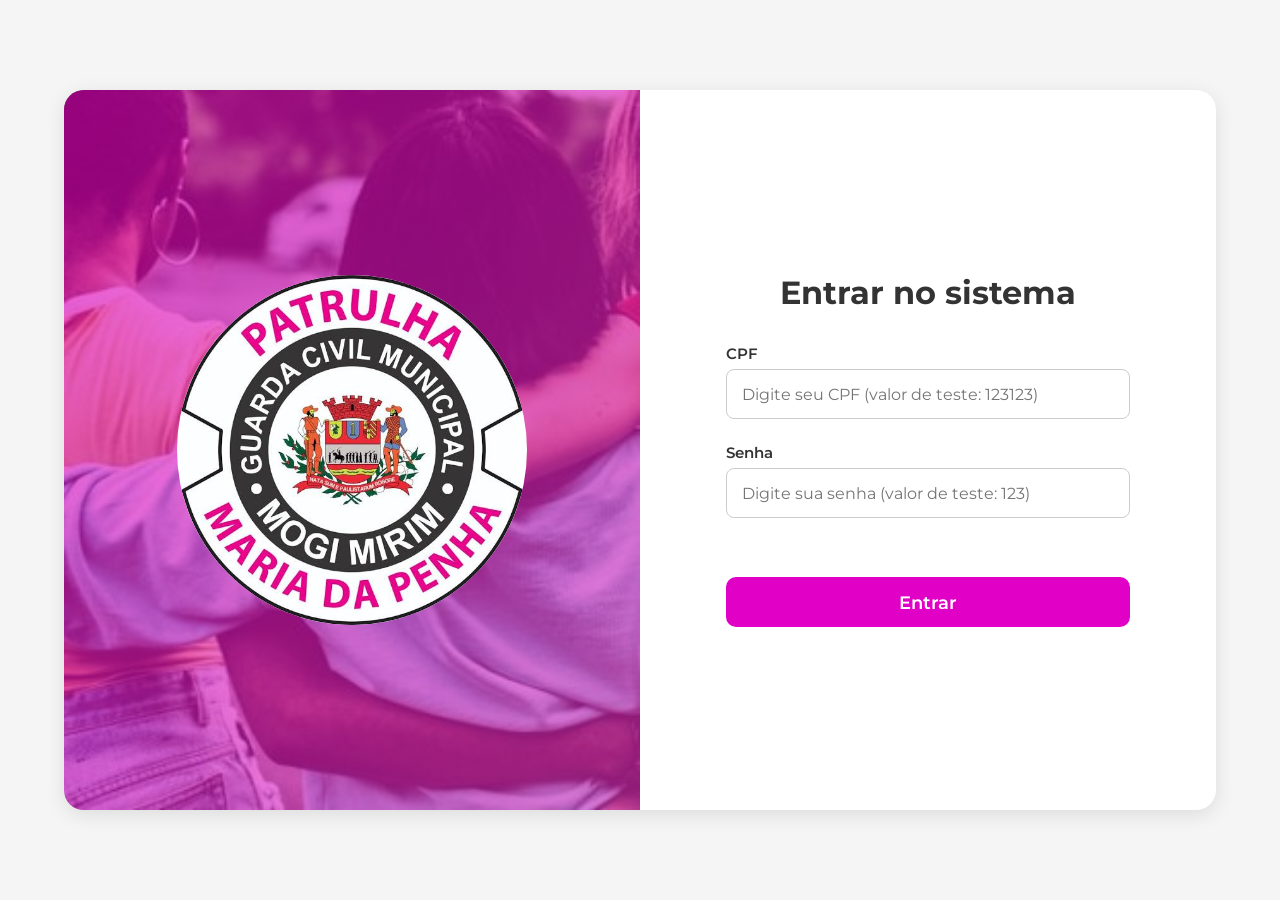
<file: index.html>
<!DOCTYPE html>
<html lang="pt-BR">

<head>
    <meta charset="UTF-8">
    <meta name="viewport" content="width=device-width, initial-scale=1.0">
    <link href="https://fonts.googleapis.com/css2?family=Montserrat:ital,wght@0,100..900;1,100..900&display=swap"
        rel="stylesheet">
    <title>LOGIN</title>
    <link rel="stylesheet" href="css/login.css">
    <script src="js/login.js" defer></script>
</head>

<body>
    <div class="container">

        <div class="img">
            <div class="layer">
                <img src="assets/Logo.jpeg" alt="Logo da Patrulha Maria da Penha de Mogi Mirim">
            </div>
        </div>

        <div class="form">
            <h1>Entrar no sistema</h1>

            <form id="form">

                <div class="alinhaInput">
                    <label for="cpf">CPF</label>
                    <input type="number" id="cpf" placeholder="Digite seu CPF (valor de teste: 123123)" required>
                </div>

                <div class="alinhaInput">
                    <label for="senha">Senha</label>
                    <input type="password" id="senha" placeholder="Digite sua senha (valor de teste: 123)" required>
                </div>

                <p id="mensagem"></p>

                <button type="submit" class="btnLogin">Entrar</button>
            </form>
        </div>

    </div>
</body>

</html>
</file>
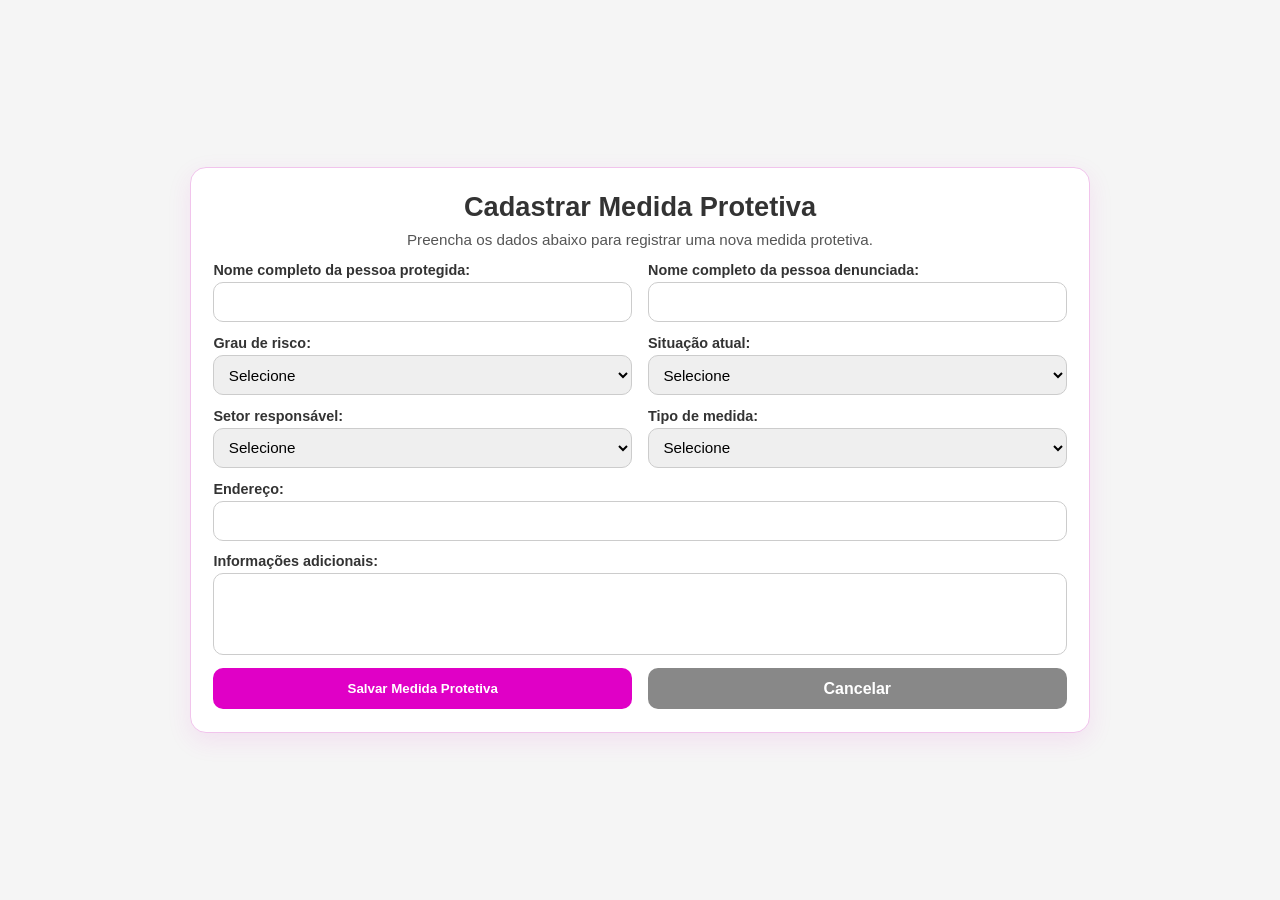
<file: html/cadastro.html>
<!DOCTYPE html>
<html lang="pt-BR">

<head>
    <meta charset="UTF-8">
    <meta name="viewport" content="width=device-width, initial-scale=1.0">
    <title>Cadastrar Medida Protetiva</title>
    <link rel="stylesheet" href="../css/cadastro.css">
</head>

<body>

    <div class="container">
        <h1>Cadastrar Medida Protetiva</h1>
        <p>Preencha os dados abaixo para registrar uma nova medida protetiva.</p>

        <form id="formMedida">
            <div class="grupo">
                <label>Nome completo da pessoa protegida:</label>
                <input type="text" id="protegida" required>
            </div>

            <div class="grupo">
                <label>Nome completo da pessoa denunciada:</label>
                <input type="text" id="denunciada" required>
            </div>

            <div class="grupo">
                <label>Grau de risco:</label>
                <select id="risco" required>
                    <option value="">Selecione</option>
                    <option>Baixo</option>
                    <option>M&eacute;dio</option>
                    <option>Alto</option>
                    <option>Cr&iacute;tico</option>
                </select>
            </div>

            <div class="grupo">
                <label>Situa&ccedil;&atilde;o atual:</label>
                <select id="situacao" required>
                    <option value="">Selecione</option>
                    <option>Ativa</option>
                    <option>Suspensa</option>
                    <option>Encerrada</option>
                </select>
            </div>

            <div class="grupo">
                <label>Setor respons&aacute;vel:</label>
                <select id="setor" required>
                    <option value="">Selecione</option>
                    <option>Centro</option>
                    <option>Norte</option>
                    <option>Sul</option>
                    <option>Leste</option>
                    <option>Oeste</option>
                    <option>Zona Rural</option>
                </select>
            </div>

            <div class="grupo">
                <label>Tipo de medida:</label>
                <select id="tipo" required>
                    <option value="">Selecione</option>
                    <option>Afastamento do lar</option>
                    <option>Proibi&ccedil;&atilde;o de aproxima&ccedil;&atilde;o</option>
                    <option>Proibi&ccedil;&atilde;o de contato</option>
                    <option>Suspens&atilde;o de porte de arma</option>
                    <option>Outras</option>
                </select>
            </div>

            <div class="grupo campo-largo">
                <label>Endere&ccedil;o:</label>
                <input type="text" id="endereco" required>
            </div>

            <div class="grupo campo-largo">
                <label>Informa&ccedil;&otilde;es adicionais:</label>
                <textarea id="informacoes" rows="4"></textarea>
            </div>

            <button type="submit" class="btn">Salvar Medida Protetiva</button>
            <a href="./medidas.html" class="btn btn2">Cancelar</a>
        </form>
    </div>

</body>

</html>
</file>
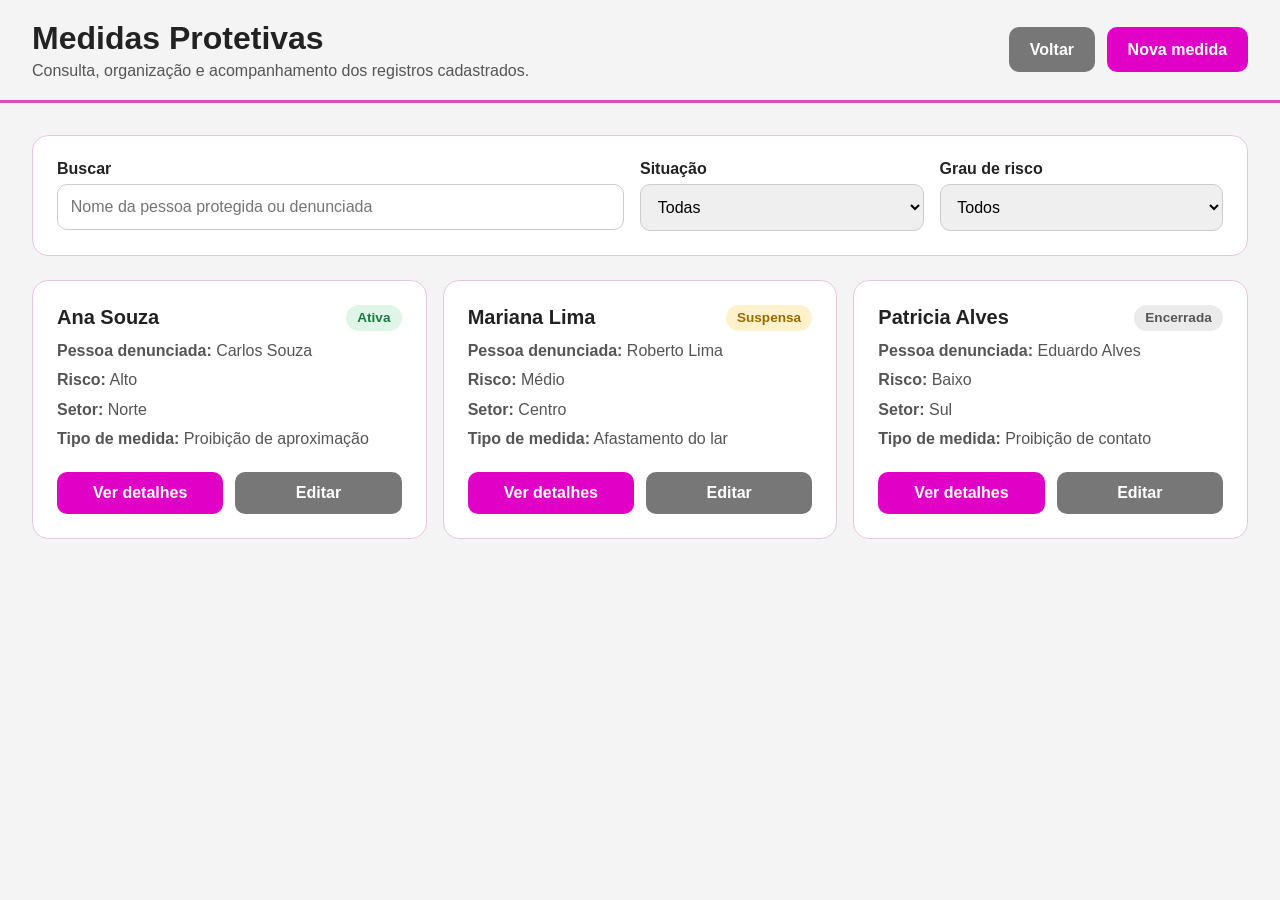
<file: html/medidas.html>
<!DOCTYPE html>
<html lang="pt-BR">

<head>
    <meta charset="UTF-8">
    <meta name="viewport" content="width=device-width, initial-scale=1.0">
    <title>Medidas Protetivas | Feito</title>
    <link rel="stylesheet" href="../css/medidas.css">
</head>

<body>
    <header class="topo">
        <div>
            <h1>Medidas Protetivas</h1>
            <p>Consulta, organiza&ccedil;&atilde;o e acompanhamento dos registros cadastrados.</p>
        </div>
        <div class="acoes-topo">
            <a href="./home.html" class="btn btn-secundario">Voltar</a>
            <a href="./cadastro.html" class="btn btn-principal">Nova medida</a>
        </div>
    </header>

    <main class="conteudo">
        <section class="filtros">
            <div class="campo">
                <label for="busca">Buscar</label>
                <input type="text" id="busca" placeholder="Nome da pessoa protegida ou denunciada">
            </div>

            <div class="campo">
                <label for="situacao">Situa&ccedil;&atilde;o</label>
                <select id="situacao">
                    <option>Todas</option>
                    <option>Ativa</option>
                    <option>Suspensa</option>
                    <option>Encerrada</option>
                </select>
            </div>

            <div class="campo">
                <label for="risco">Grau de risco</label>
                <select id="risco">
                    <option>Todos</option>
                    <option>Baixo</option>
                    <option>M&eacute;dio</option>
                    <option>Alto</option>
                    <option>Cr&iacute;tico</option>
                </select>
            </div>
        </section>

        <section class="lista">
            <article class="registro">
                <div class="registro-topo">
                    <h2>Ana Souza</h2>
                    <span class="status ativa">Ativa</span>
                </div>
                <p><strong>Pessoa denunciada:</strong> Carlos Souza</p>
                <p><strong>Risco:</strong> Alto</p>
                <p><strong>Setor:</strong> Norte</p>
                <p><strong>Tipo de medida:</strong> Proibi&ccedil;&atilde;o de aproxima&ccedil;&atilde;o</p>
                <div class="acoes-registro">
                    <a href="../CadastroMedAdm/cadastro.html">Ver detalhes</a>
                    <a href="../CadastroMedAdm/cadastro.html" class="btn-editar">Editar</a>
                </div>
            </article>

            <article class="registro">
                <div class="registro-topo">
                    <h2>Mariana Lima</h2>
                    <span class="status suspensa">Suspensa</span>
                </div>
                <p><strong>Pessoa denunciada:</strong> Roberto Lima</p>
                <p><strong>Risco:</strong> M&eacute;dio</p>
                <p><strong>Setor:</strong> Centro</p>
                <p><strong>Tipo de medida:</strong> Afastamento do lar</p>
                <div class="acoes-registro">
                    <a href="../CadastroMedAdm/cadastro.html">Ver detalhes</a>
                    <a href="../CadastroMedAdm/cadastro.html" class="btn-editar">Editar</a>
                </div>
            </article>

            <article class="registro">
                <div class="registro-topo">
                    <h2>Patricia Alves</h2>
                    <span class="status encerrada">Encerrada</span>
                </div>
                <p><strong>Pessoa denunciada:</strong> Eduardo Alves</p>
                <p><strong>Risco:</strong> Baixo</p>
                <p><strong>Setor:</strong> Sul</p>
                <p><strong>Tipo de medida:</strong> Proibi&ccedil;&atilde;o de contato</p>
                <div class="acoes-registro">
                    <a href="../CadastroMedAdm/cadastro.html">Ver detalhes</a>
                    <a href="../CadastroMedAdm/cadastro.html" class="btn-editar">Editar</a>
                </div>
            </article>
        </section>
    </main>
</body>

</html>
</file>
<file: css/login.css>
* {
  margin: 0;
  padding: 0;
  box-sizing: border-box;
  font-family: "Montserrat", sans-serif;
}

body {
  background: #f5f5f5;
  height: 100vh;
  display: flex;
  align-items: center;
  justify-content: center;
}

.container {
  width: 90%;
  height: 80vh;
  display: flex;
  background: #ffffff;
  border-radius: 20px;
  overflow: hidden;
  box-shadow: 0 5px 20px rgba(0, 0, 0, 0.1);
}

.img {
  width: 50%;
  height: 100%;
  display: flex;
  align-items: center;
  justify-content: center;
  background-image: url("../assets/mulheres.jpg");
  background-size: cover;
}

.img .layer {
  width: 100%;
  height: 100%;
  background: #e000a468;
  background: linear-gradient(to bottom right, #e000c69e, #e22dcd95);
  display: flex;
  align-items: center;
  justify-content: center;
}

.img .layer img {
  width: 70%;
  max-width: 350px;
  border-radius: 50%;
}

.form {
  width: 50%;
  display: flex;
  flex-direction: column;
  justify-content: center;
  align-items: center;
}

form {
  width: 100%;
  display: flex;
  flex-direction: column;
  justify-content: center;
  align-items: center;
}

.form h1 {
  font-size: 2rem;
  margin-bottom: 2rem;
  font-weight: 700;
  color: #333;
}

.alinhaInput {
  display: flex;
  flex-direction: column;
  margin-bottom: 1.5rem;
  width: 70%;
}

.alinhaInput label {
  font-size: 0.95rem;
  margin-bottom: 0.4rem;
  font-weight: 600;
  color: #333;
}

.alinhaInput input {
  padding: 0.9rem;
  font-size: 1rem;
  border: 1px solid #ccc;
  border-radius: 8px;
  outline: none;
  transition: 0.3s;
}

.alinhaInput input:focus {
  border-color: #e000c6;
  box-shadow: 0 0 4px rgba(226, 45, 202, 0.5);
}

.btnLogin {
  width: 70%;
  padding: 0.9rem;
  font-size: 1.1rem;
  font-weight: 600;
  border: none;
  background: #e000c6;
  color: #fff;
  border-radius: 10px;
  cursor: pointer;
  transition: 0.3s ease-in-out;
  margin-top: 1rem;
}

.btnLogin:hover {
  background: #bb00a6;
}

#mensagem {
  width: 70%;
  min-height: 1.2rem;
  color: #c00000;
  font-size: 0.85rem;
  font-weight: 600;
  text-align: center;
}

@media (max-width: 900px) {
  .container {
    flex-direction: column;
    height: auto;
  }

  .img {
    height: 250px;
    padding: 1rem;
  }

  .img .layer img {
    width: 50%;
  }

  .form {
    padding: 2rem;
  }

  .form h1 {
    text-align: center;
  }
}
</file>
<file: css/cadastro.css>
* {
  margin: 0;
  padding: 0;
  box-sizing: border-box;
  font-family: "Montserrat", sans-serif;
}

body {
  background: #f5f5f5;
  min-height: 100vh;
  display: flex;
  justify-content: center;
  align-items: center;
  padding: 0.75rem;
}

.container {
  width: 100%;
  max-width: 900px;
  background: #fff;
  border-radius: 16px;
  padding: 1.4rem;
  border: 1px solid #f1c4ec;
  box-shadow: 0 8px 25px rgba(226, 45, 202, 0.1);
  max-height: 96vh;
  overflow: hidden;
  display: flex;
  flex-direction: column;
  gap: 0.55rem;
}

.container h1 {
  text-align: center;
  font-size: 1.7rem;
  font-weight: 700;
  color: #333;
  line-height: 1.15;
}

.container p {
  text-align: center;
  color: #555;
  margin-bottom: 0.35rem;
  font-size: 0.95rem;
}

form {
  flex: 1;
  display: grid;
  grid-template-columns: repeat(2, 1fr);
  gap: 0.8rem 1rem;
  overflow: hidden;
}

.grupo {
  display: flex;
  flex-direction: column;
}

.grupo label {
  font-size: 0.9rem;
  margin-bottom: 4px;
  font-weight: 600;
  color: #333;
}

.grupo input,
.grupo select,
.grupo textarea {
  padding: 0.45rem 0.65rem;
  border: 1px solid #ccc;
  border-radius: 10px;
  outline: none;
  transition: 0.3s;
  font-size: 0.95rem;
  height: 40px;
}

.grupo input:focus,
.grupo select:focus,
.grupo textarea:focus {
  border-color: #e000c6;
  box-shadow: 0 0 4px rgba(226, 45, 202, 0.5);
}

.campo-largo,
textarea {
  grid-column: span 2;
}

.grupo textarea {
  min-height: 82px;
  height: 82px;
  resize: none;
}

.btn {
  padding: 0.72rem 1.3rem;
  background: #e000c6;
  border: none;
  color: #fff;
  font-weight: 600;
  border-radius: 10px;
  cursor: pointer;
  transition: 0.3s;
  text-decoration: none;
  display: inline-block;
  text-align: center;
}

.btn:hover {
  background: #bb00a6;
}

.btn2 {
  background: #888;
}

.btn2:hover {
  background: #555;
}

@media (max-width: 700px) {
  body {
    align-items: flex-start;
  }

  form {
    grid-template-columns: 1fr;
    overflow: visible;
  }

  .campo-largo,
  textarea {
    grid-column: span 1;
  }
}
</file>
<file: css/medidas.css>
* {
  margin: 0;
  padding: 0;
  box-sizing: border-box;
  font-family: Arial, sans-serif;
}

body {
  background: #f4f4f4;
  color: #222;
  min-height: 100vh;
}

.topo {
  background: #f4f4f4;
  border-bottom: 3px solid #d94fb7;
  padding: 1.25rem 2rem;
  display: flex;
  justify-content: space-between;
  align-items: center;
  gap: 1rem;
}

.topo h1 {
  font-size: 2rem;
  margin-bottom: 0.3rem;
}

.topo p {
  color: #555;
}

.acoes-topo {
  display: flex;
  gap: 0.75rem;
}

.conteudo {
  padding: 2rem;
  display: flex;
  flex-direction: column;
  gap: 1.5rem;
}

.filtros {
  background: #ffffff;
  border: 1px solid #e6c7df;
  border-radius: 16px;
  padding: 1.5rem;
  display: grid;
  grid-template-columns: 2fr 1fr 1fr;
  gap: 1rem;
}

.campo {
  display: flex;
  flex-direction: column;
  gap: 0.4rem;
}

.campo label {
  font-weight: bold;
}

.campo input,
.campo select {
  padding: 0.8rem;
  border: 1px solid #ccc;
  border-radius: 10px;
  font-size: 1rem;
}

.lista {
  display: grid;
  grid-template-columns: repeat(auto-fit, minmax(280px, 1fr));
  gap: 1rem;
}

.registro {
  background: #ffffff;
  border: 1px solid #e6c7df;
  border-radius: 16px;
  padding: 1.5rem;
  display: flex;
  flex-direction: column;
  gap: 0.7rem;
}

.registro-topo {
  display: flex;
  justify-content: space-between;
  align-items: center;
  gap: 1rem;
}

.registro h2 {
  font-size: 1.25rem;
}

.registro p {
  color: #555;
}

.acoes-registro {
  display: flex;
  gap: 0.75rem;
  margin-top: 0.8rem;
}

.registro a {
  flex: 1;
  background: #e000c6;
  color: #fff;
  font-weight: bold;
  text-decoration: none;
  text-align: center;
  padding: 0.75rem 1rem;
  border-radius: 10px;
}

.registro .btn-editar {
  background: #777;
}

.status {
  padding: 0.35rem 0.7rem;
  border-radius: 999px;
  font-size: 0.85rem;
  font-weight: bold;
}

.ativa {
  background: #dff5e7;
  color: #1f7a42;
}

.suspensa {
  background: #fff1cc;
  color: #9a6a00;
}

.encerrada {
  background: #ebebeb;
  color: #555;
}

.btn {
  text-decoration: none;
  border: none;
  padding: 0.85rem 1.3rem;
  border-radius: 10px;
  font-weight: bold;
  cursor: pointer;
  display: inline-block;
  text-align: center;
}

.btn-principal {
  background: #e000c6;
  color: #fff;
}

.btn-secundario {
  background: #777;
  color: #fff;
}

@media (max-width: 768px) {
  .topo {
    flex-direction: column;
    align-items: flex-start;
  }

  .acoes-topo {
    width: 100%;
    flex-direction: column;
  }

  .conteudo {
    padding: 1rem;
  }

  .filtros {
    grid-template-columns: 1fr;
  }

  .btn {
    width: 100%;
  }

  .acoes-registro {
    flex-direction: column;
  }
}
</file>
